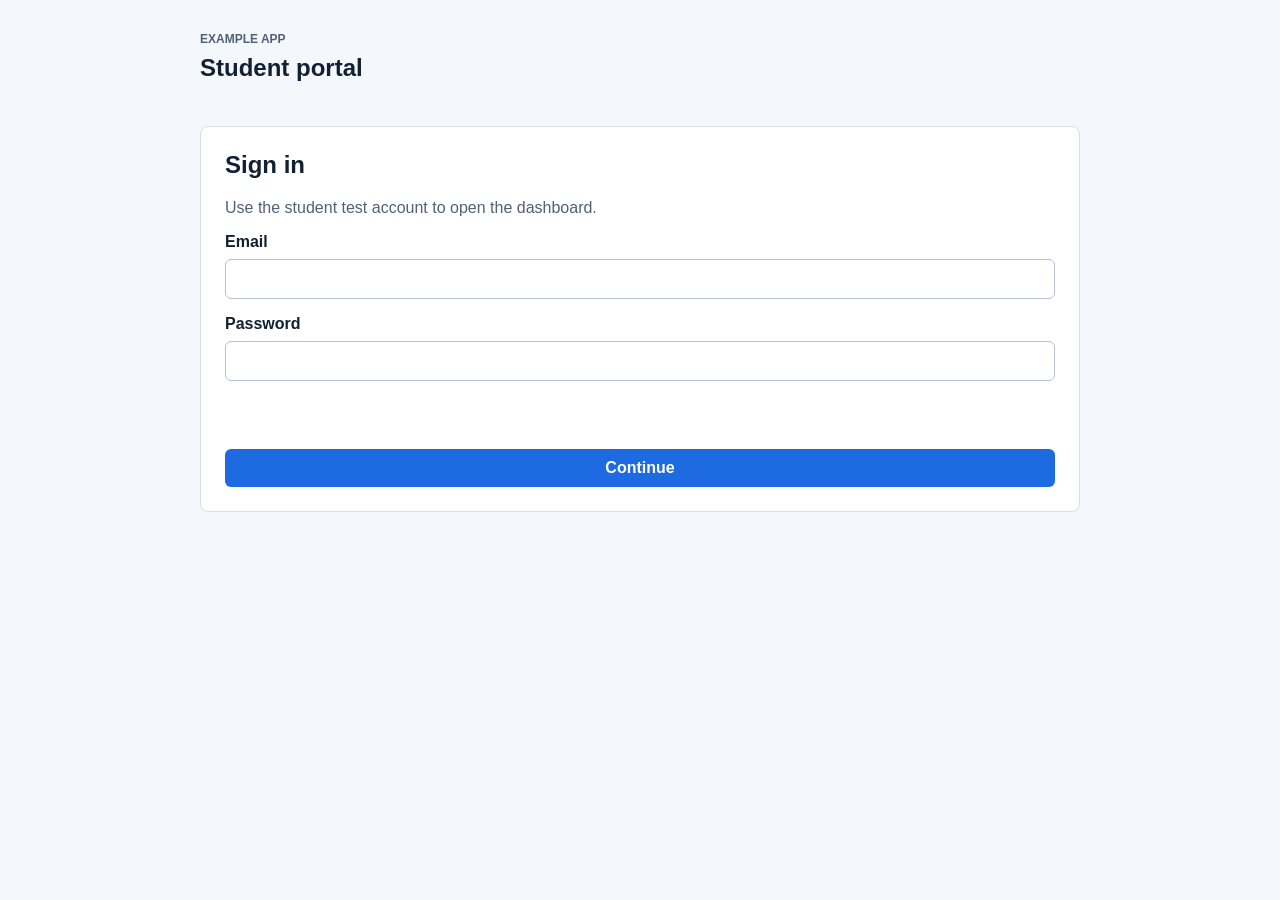
<file: examples/student-portal/app/index.html>
<!doctype html>
<html lang="en">
  <head>
    <meta charset="utf-8">
    <meta name="viewport" content="width=device-width, initial-scale=1">
    <title>Student Portal Example</title>
    <link rel="stylesheet" href="styles.css">
  </head>
  <body>
    <main class="layout">
      <section class="shell">
        <header class="masthead">
          <div>
            <p class="eyebrow">Example App</p>
            <h1>Student portal</h1>
          </div>
          <button id="profile-toggle" class="button secondary hidden" type="button" aria-expanded="false">
            Profile
          </button>
        </header>

        <section id="login-panel" class="panel">
          <h2>Sign in</h2>
          <p class="muted">Use the student test account to open the dashboard.</p>
          <form id="login-form" class="stack">
            <label>
              Email
              <input id="email" name="email" type="email" autocomplete="email" required>
            </label>
            <label>
              Password
              <input id="password" name="password" type="password" autocomplete="current-password" required>
            </label>
            <p id="login-error" class="error" aria-live="polite"></p>
            <button class="button" type="submit">Continue</button>
          </form>
        </section>

        <section id="dashboard" class="panel hidden">
          <div class="banner">
            <p class="eyebrow">Dashboard</p>
            <h2>Welcome back, Student</h2>
            <p class="muted">You have 2 upcoming assignments this week.</p>
          </div>

          <div class="cards">
            <article class="card">
              <h3>Physics Lab</h3>
              <p>Due Thursday at 4:00 PM</p>
              <span class="pill">In progress</span>
            </article>
            <article class="card">
              <h3>History Essay</h3>
              <p>Due Friday at 9:00 AM</p>
              <span class="pill">Ready to review</span>
            </article>
          </div>
        </section>

        <aside id="profile-menu" class="panel hidden" aria-live="polite">
          <h2>Profile</h2>
          <p class="muted">Signed in as</p>
          <p id="profile-email" class="profile-email">student@example.com</p>
        </aside>
      </section>
    </main>

    <script src="app.js"></script>
  </body>
</html>
</file>
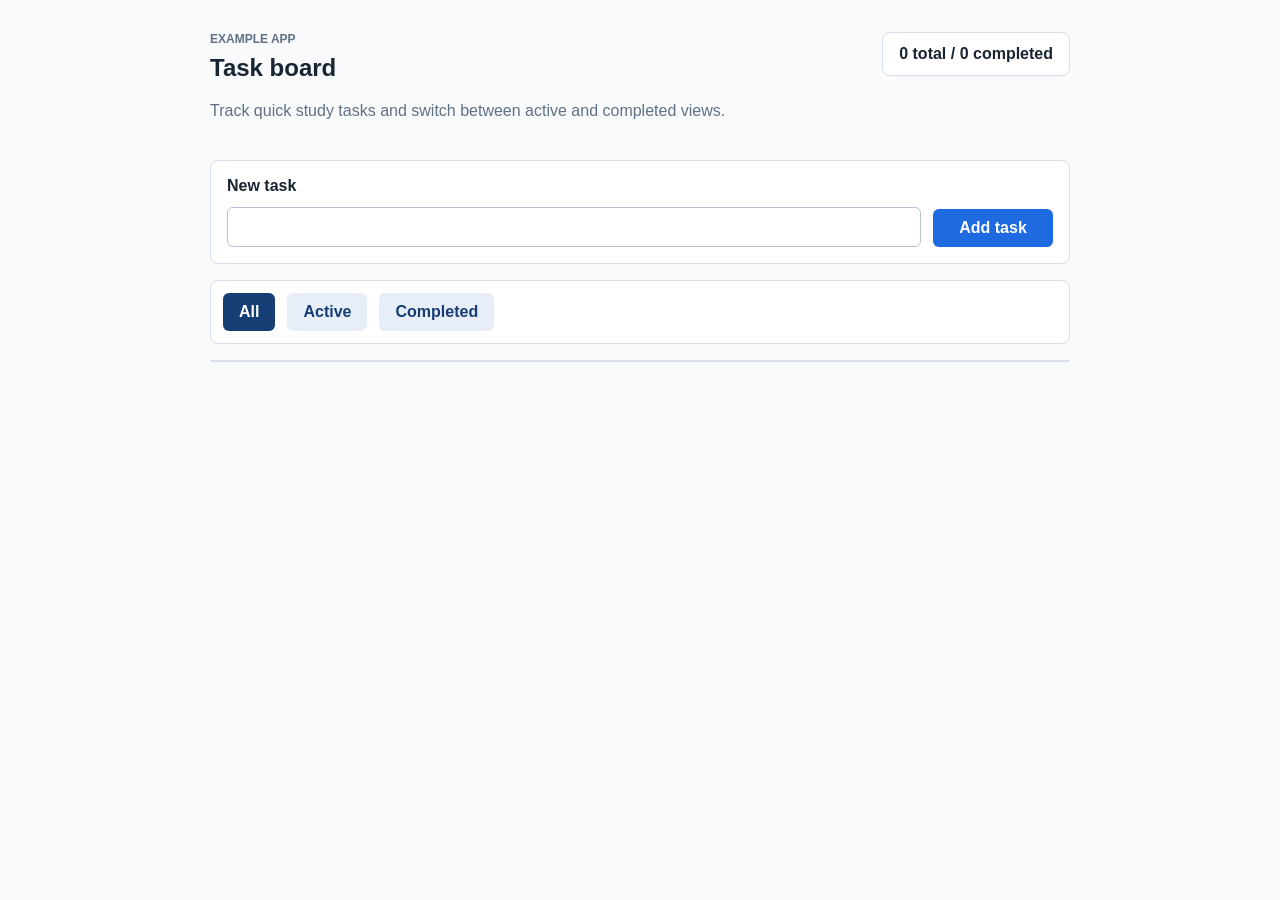
<file: examples/task-board/app/index.html>
<!doctype html>
<html lang="en">
  <head>
    <meta charset="utf-8">
    <meta name="viewport" content="width=device-width, initial-scale=1">
    <title>Task Board Example</title>
    <link rel="stylesheet" href="styles.css">
  </head>
  <body>
    <main class="layout">
      <section class="board">
        <header class="hero">
          <div>
            <p class="eyebrow">Example App</p>
            <h1>Task board</h1>
            <p class="muted">Track quick study tasks and switch between active and completed views.</p>
          </div>
          <div id="summary" class="summary" aria-live="polite">0 total / 0 completed</div>
        </header>

        <form id="task-form" class="composer">
          <label class="grow" for="task-input">New task</label>
          <input id="task-input" name="task" type="text" autocomplete="off" required>
          <button class="button" type="submit">Add task</button>
        </form>

        <nav class="filters" aria-label="Task filters">
          <button class="button secondary active" type="button" data-filter="all">All</button>
          <button class="button secondary" type="button" data-filter="active">Active</button>
          <button class="button secondary" type="button" data-filter="completed">Completed</button>
        </nav>

        <ul id="task-list" class="task-list" aria-live="polite"></ul>
      </section>
    </main>

    <script src="app.js"></script>
  </body>
</html>
</file>
<file: examples/student-portal/app/styles.css>
* {
  box-sizing: border-box;
}

body {
  margin: 0;
  font-family: Arial, sans-serif;
  background: #f4f7fb;
  color: #122033;
}

.layout {
  min-height: 100vh;
  padding: 32px 16px;
}

.shell {
  max-width: 880px;
  margin: 0 auto;
}

.masthead {
  display: flex;
  justify-content: space-between;
  align-items: start;
  gap: 16px;
  margin-bottom: 24px;
}

.eyebrow {
  margin: 0 0 8px;
  font-size: 12px;
  font-weight: 700;
  text-transform: uppercase;
  color: #516178;
}

h1,
h2,
h3,
p {
  margin-top: 0;
}

.panel {
  background: #ffffff;
  border: 1px solid #d5deea;
  border-radius: 8px;
  padding: 24px;
  margin-bottom: 16px;
}

.stack {
  display: grid;
  gap: 16px;
}

label {
  display: grid;
  gap: 8px;
  font-weight: 600;
}

input {
  width: 100%;
  padding: 10px 12px;
  border: 1px solid #b7c3d4;
  border-radius: 6px;
  font: inherit;
}

.button {
  border: 0;
  border-radius: 6px;
  background: #1e6ae1;
  color: #ffffff;
  padding: 10px 16px;
  font: inherit;
  font-weight: 700;
  cursor: pointer;
}

.button.secondary {
  background: #e6eefb;
  color: #12376c;
}

.banner {
  margin-bottom: 24px;
}

.cards {
  display: grid;
  gap: 16px;
}

.card {
  border: 1px solid #d5deea;
  border-radius: 8px;
  padding: 16px;
}

.pill {
  display: inline-block;
  padding: 4px 10px;
  border-radius: 999px;
  background: #eaf5eb;
  color: #1e6d37;
  font-size: 13px;
  font-weight: 700;
}

.muted {
  color: #516178;
}

.error {
  min-height: 20px;
  color: #ad1f2f;
}

.profile-email {
  font-size: 18px;
  font-weight: 700;
}

.hidden {
  display: none;
}
</file>
<file: examples/task-board/app/styles.css>
* {
  box-sizing: border-box;
}

body {
  margin: 0;
  font-family: Arial, sans-serif;
  background: #f8fafc;
  color: #182432;
}

.layout {
  min-height: 100vh;
  padding: 32px 16px;
}

.board {
  max-width: 860px;
  margin: 0 auto;
}

.hero {
  display: flex;
  justify-content: space-between;
  gap: 16px;
  align-items: start;
  margin-bottom: 24px;
}

.eyebrow {
  margin: 0 0 8px;
  font-size: 12px;
  font-weight: 700;
  text-transform: uppercase;
  color: #607185;
}

h1,
p {
  margin-top: 0;
}

.composer,
.filters,
.task-list {
  background: #ffffff;
  border: 1px solid #d6dfeb;
  border-radius: 8px;
}

.composer {
  display: grid;
  grid-template-columns: 1fr minmax(120px, auto);
  gap: 12px;
  padding: 16px;
  margin-bottom: 16px;
  align-items: end;
}

.composer label {
  grid-column: 1 / -1;
  font-weight: 600;
}

input {
  width: 100%;
  padding: 10px 12px;
  border: 1px solid #b7c3d4;
  border-radius: 6px;
  font: inherit;
}

.filters {
  display: flex;
  gap: 12px;
  padding: 12px;
  margin-bottom: 16px;
}

.task-list {
  list-style: none;
  margin: 0;
  padding: 0;
}

.task-row {
  display: flex;
  justify-content: space-between;
  align-items: center;
  gap: 16px;
  padding: 16px;
  border-bottom: 1px solid #e3e9f1;
}

.task-row:last-child {
  border-bottom: 0;
}

.task-row.done .task-title {
  text-decoration: line-through;
  color: #607185;
}

.button {
  border: 0;
  border-radius: 6px;
  background: #1e6ae1;
  color: #ffffff;
  padding: 10px 16px;
  font: inherit;
  font-weight: 700;
  cursor: pointer;
}

.button.secondary {
  background: #e8eef8;
  color: #163e74;
}

.button.secondary.active {
  background: #163e74;
  color: #ffffff;
}

.summary {
  border: 1px solid #d6dfeb;
  border-radius: 8px;
  padding: 12px 16px;
  background: #ffffff;
  font-weight: 700;
}

.muted {
  color: #607185;
}
</file>
